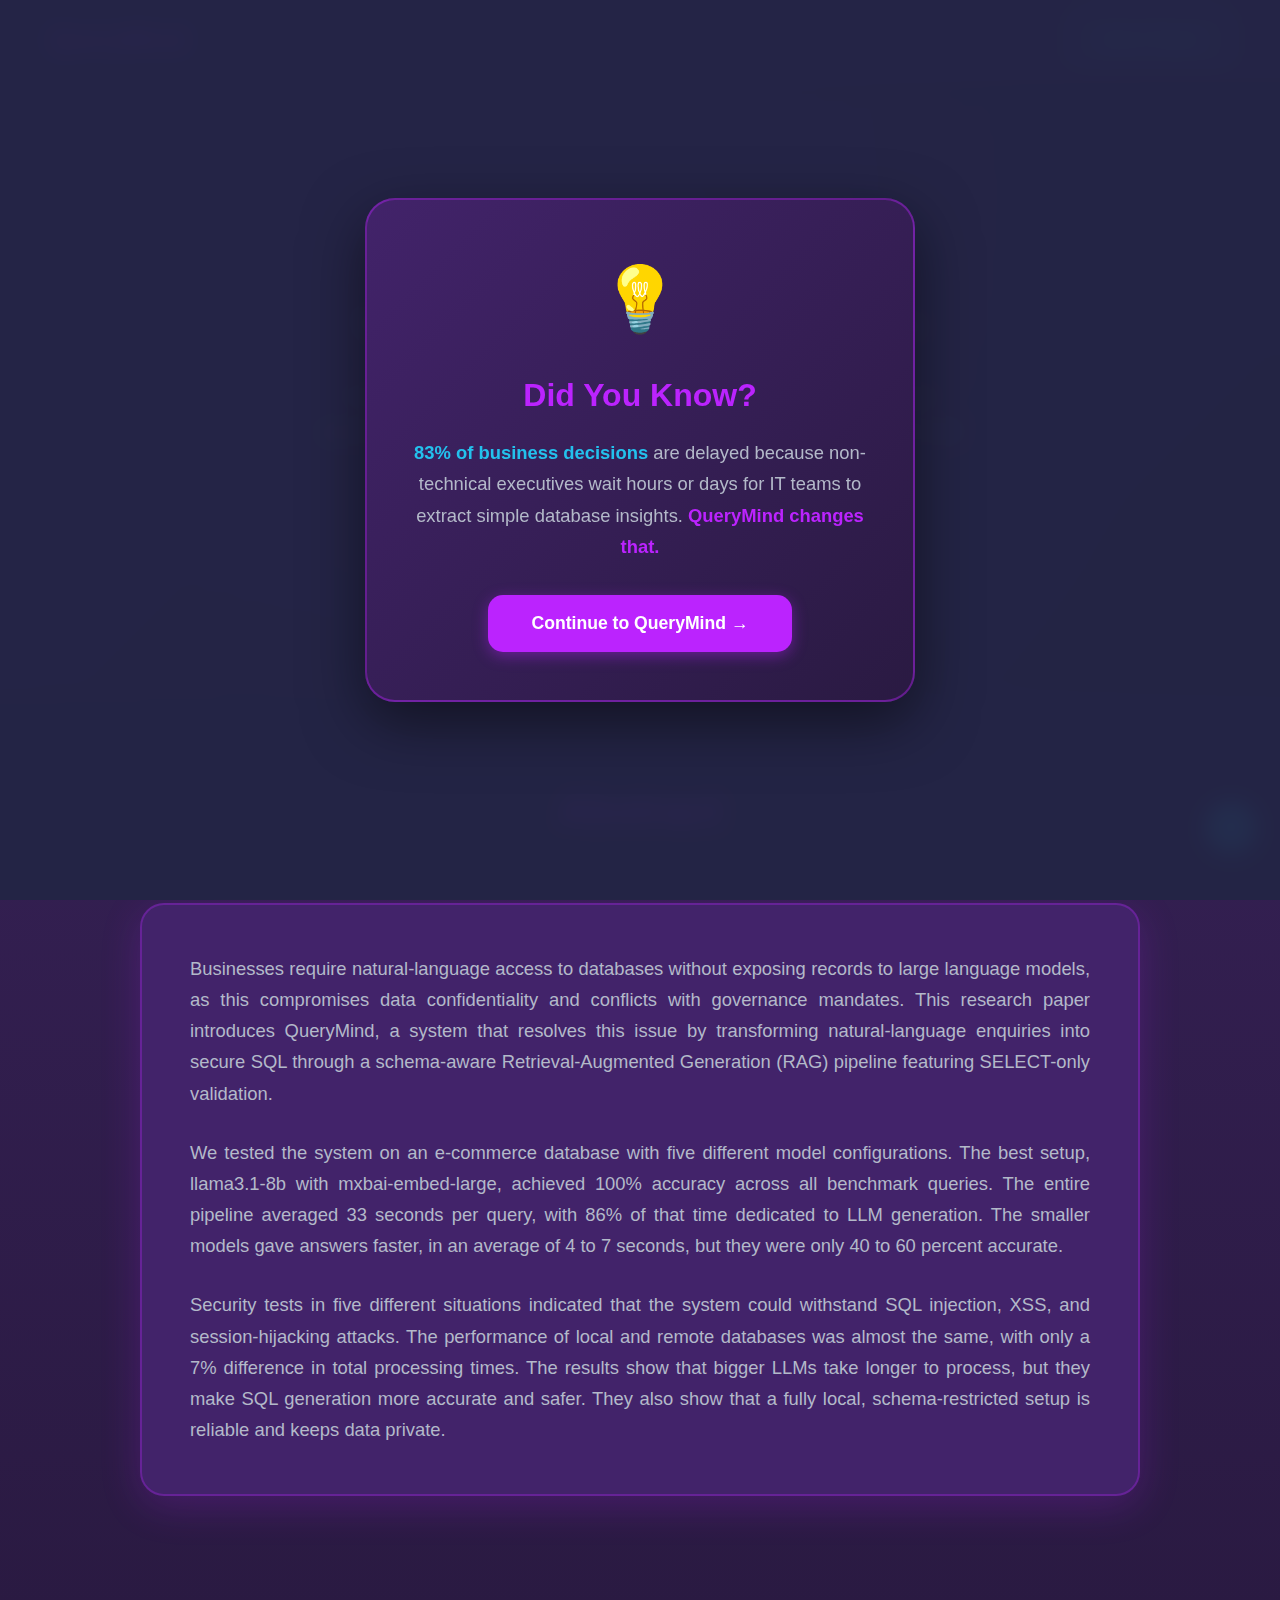
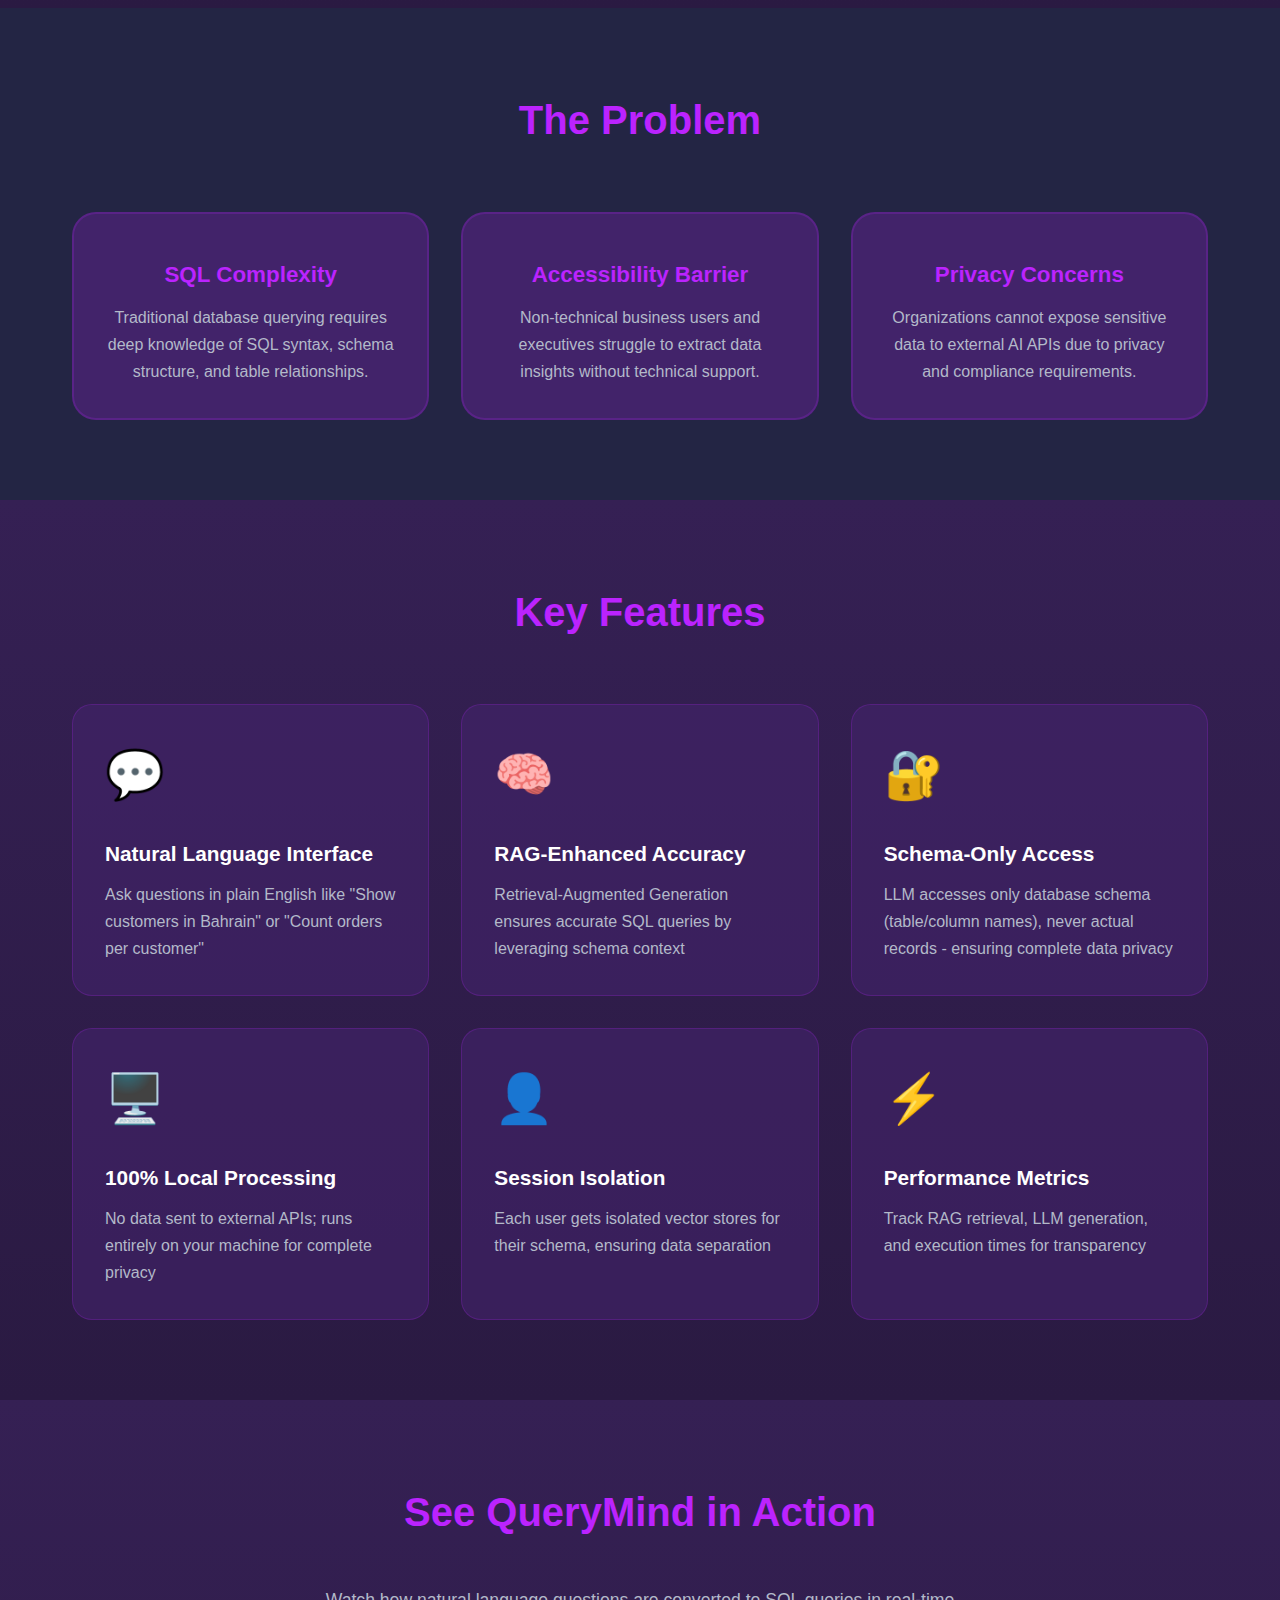
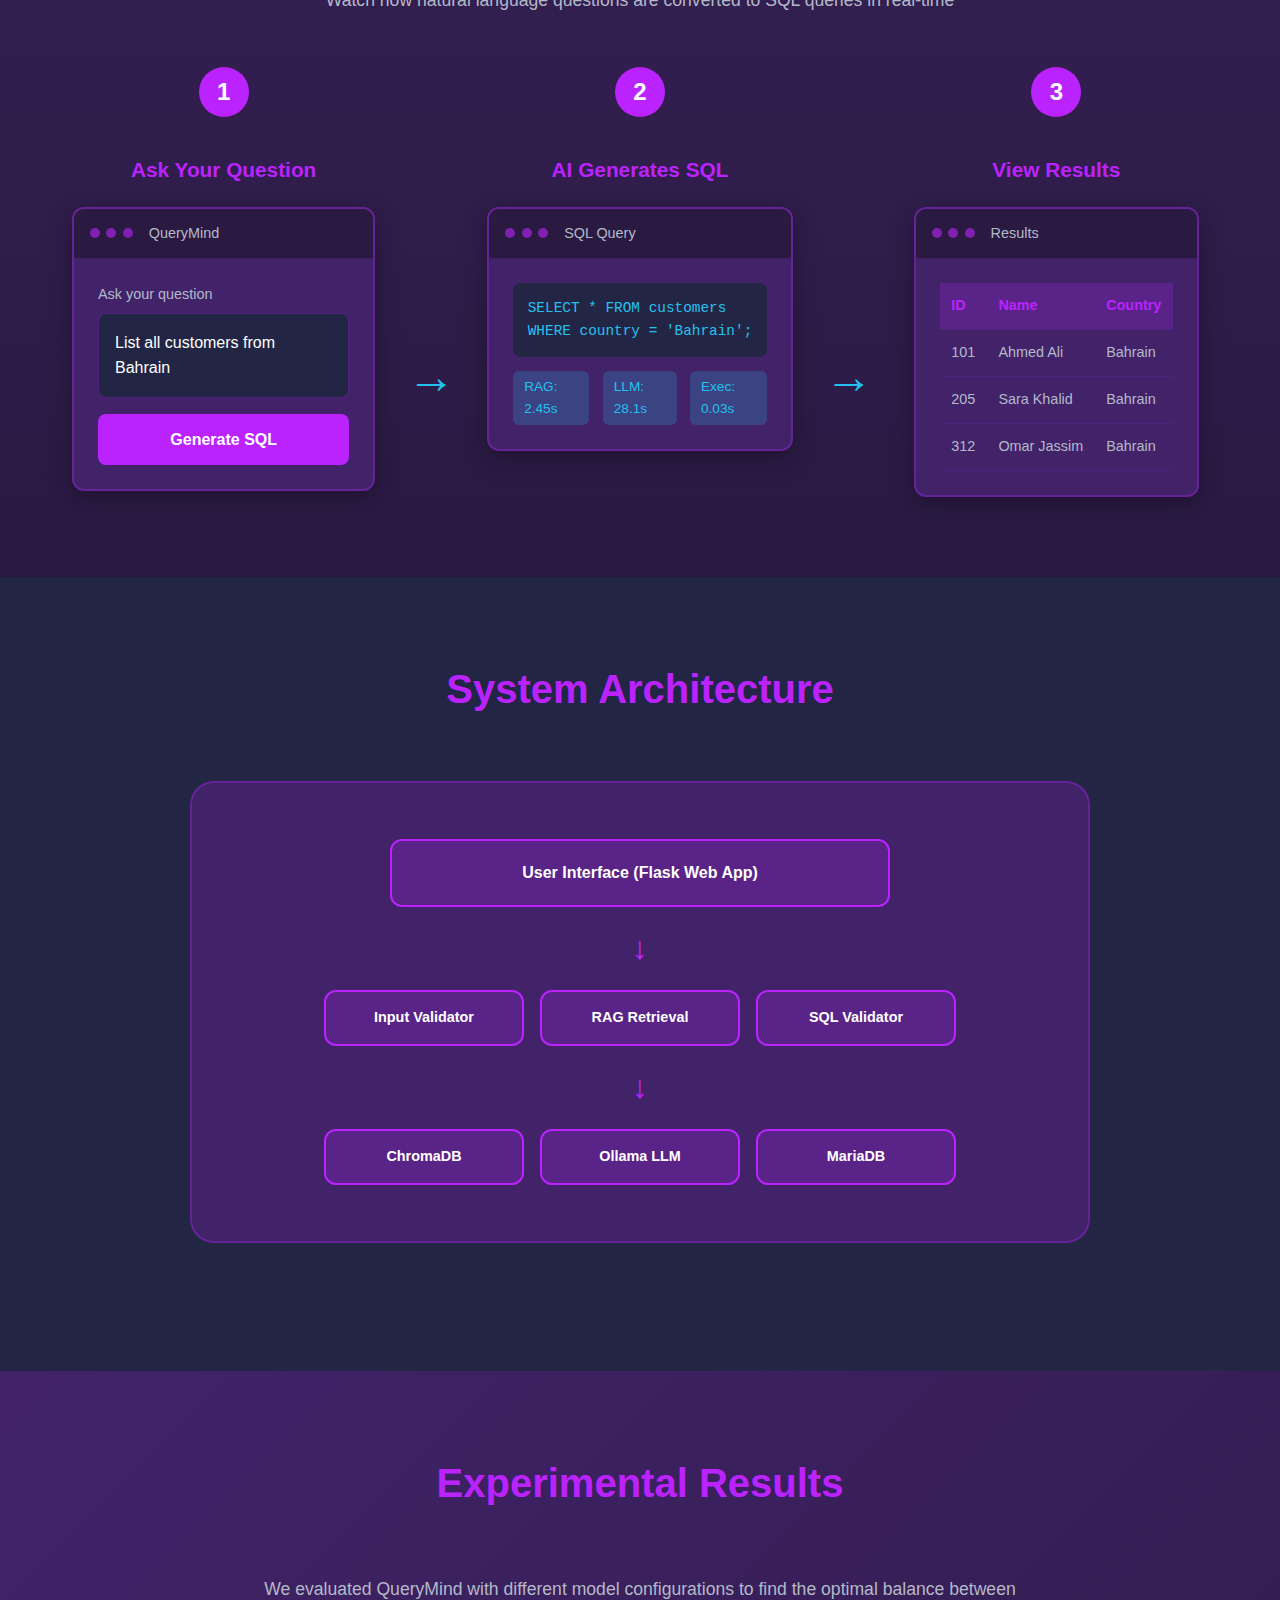
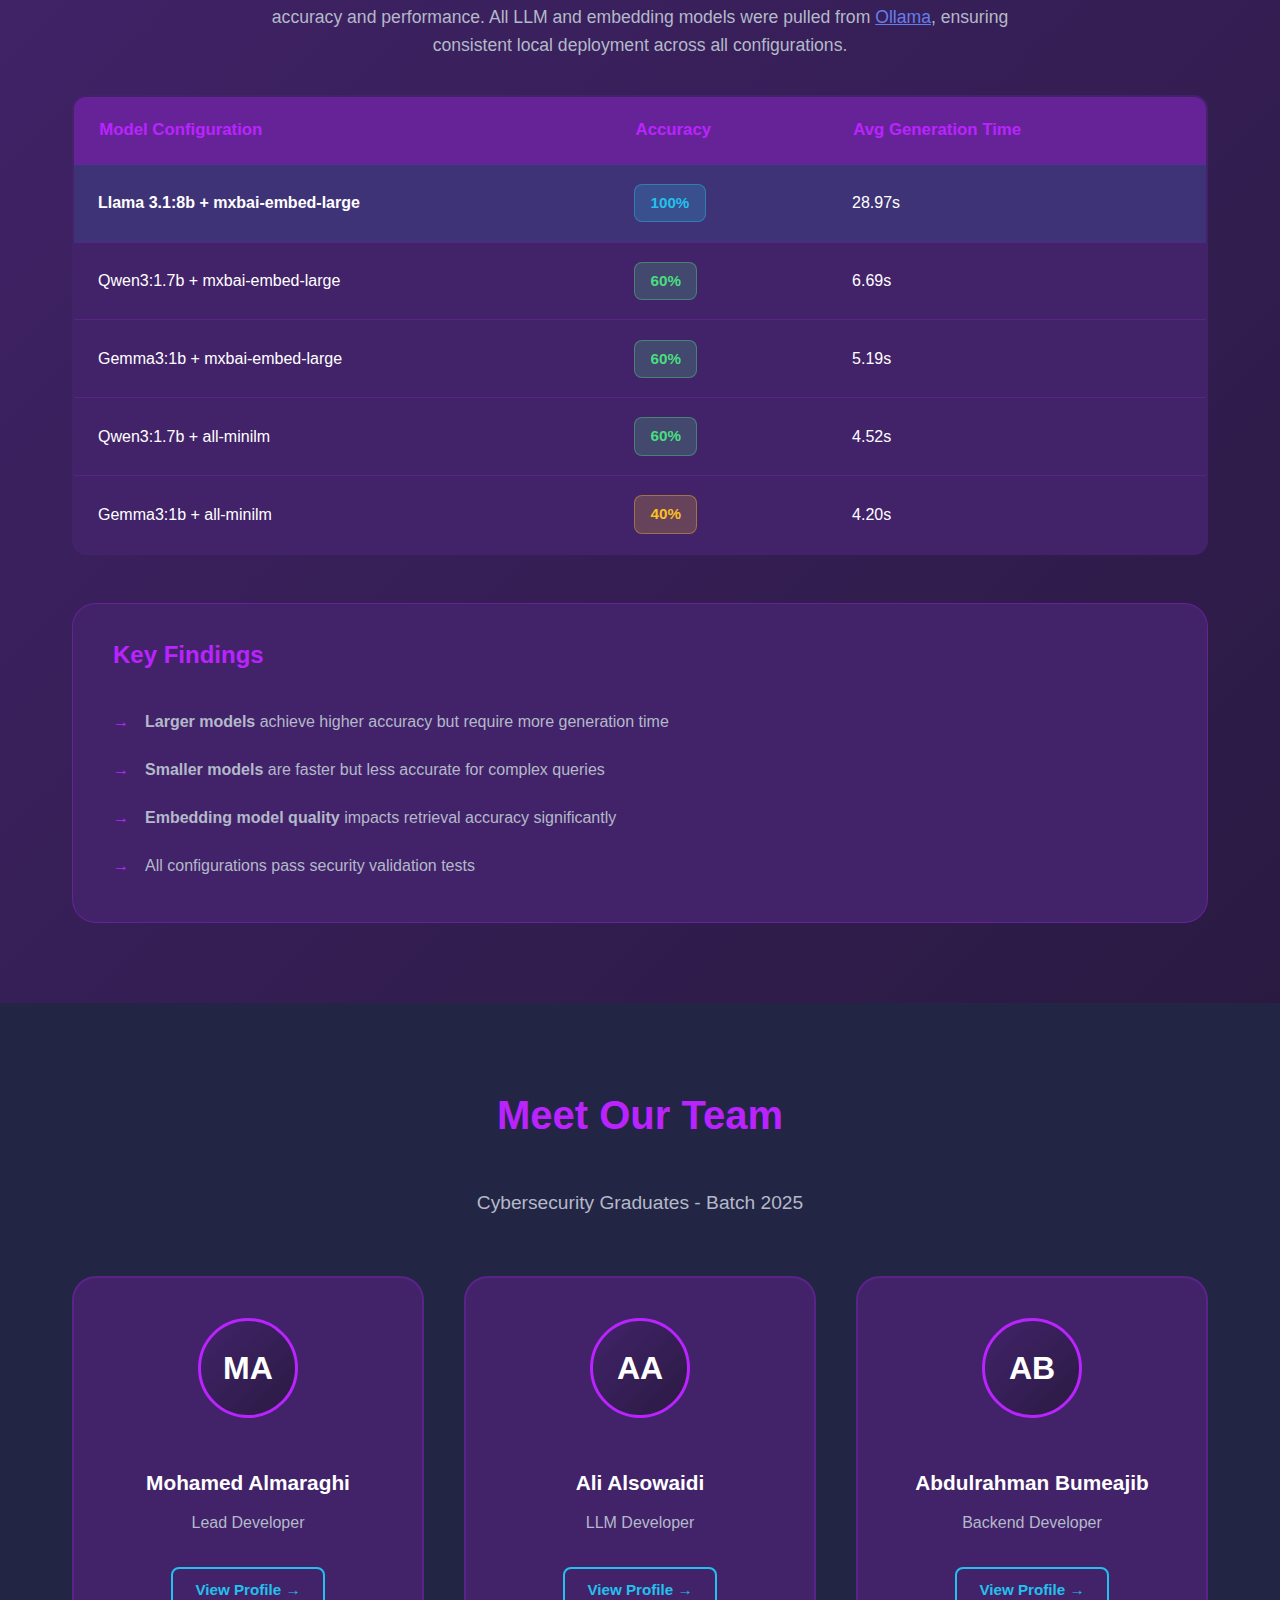
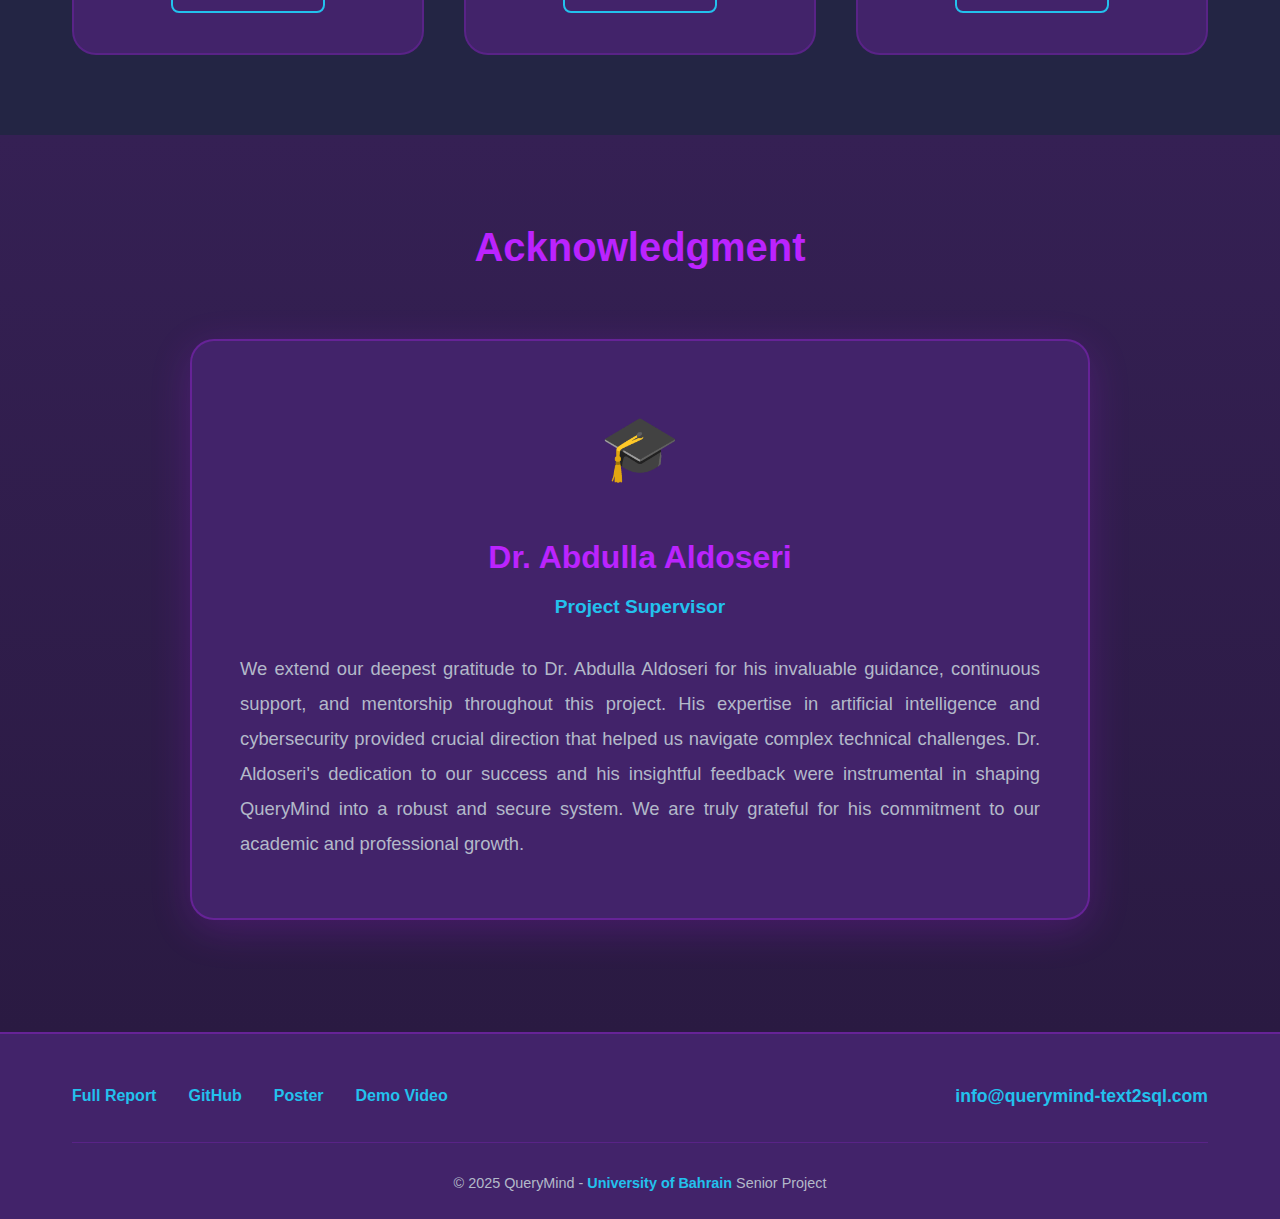
<file: index.html>
<!DOCTYPE html>
<html lang="en">
<head>
    <meta charset="UTF-8">
    <meta name="viewport" content="width=device-width, initial-scale=1.0">
    <title>QueryMind - Intelligent Database Querying Through Natural Language</title>
    <meta name="description" content="QueryMind: A secure, on-premise text-to-SQL system that converts natural language questions into SQL queries using RAG and local LLMs.">
    <link rel="stylesheet" href="css/styles.css">
    <link rel="preconnect" href="https://fonts.googleapis.com">
    <link rel="preconnect" href="https://fonts.gstatic.com" crossorigin>
</head>
<body>
    <!-- Welcome Modal -->
    <div id="welcomeModal" class="modal">
        <div class="modal-content">
            <div class="modal-icon">💡</div>
            <h2 class="modal-title">Did You Know?</h2>
            <p class="modal-text">
                <strong>83% of business decisions</strong> are delayed because non-technical executives 
                wait hours or days for IT teams to extract simple database insights. 
                <span class="modal-highlight">QueryMind changes that.</span>
            </p>
            <button class="modal-btn" onclick="closeModal()">Continue to QueryMind →</button>
        </div>
    </div>

    <!-- Navigation Bar -->
    <nav class="navbar">
        <a href="index.html" class="nav-box-link">
            <div class="nav-box">
                <h1 class="nav-title">QueryMind</h1>
            </div>
        </a>
        <div class="navbar-right">
            <a href="mailto:info@querymind-text2sql.com" class="nav-link">Get in Touch</a>
        </div>
    </nav>

    <!-- Hero Section -->
    <section class="hero">
        <div class="hero-content">
            <h2 class="hero-title">QueryMind</h2>
            <p class="hero-subtitle">Transform Natural Language into SQL Queries</p>
            <p class="hero-description">
                A secure, on-premise text-to-SQL system that converts natural language questions 
                into SQL queries using RAG (Retrieval-Augmented Generation) and local LLMs.
            </p>
            <div class="hero-buttons">
                <a href="resources" class="btn-primary">View Resources</a>
                <a href="#features" class="btn-secondary">Learn More</a>
            </div>
        </div>
    </section>

    <!-- Abstract Section -->
    <section class="section abstract-section">
        <div class="container">
            <h2 class="section-title">Abstract</h2>
            <div class="abstract-content">
                <p>
                    Businesses require natural-language access to databases without exposing records to large language models, 
                    as this compromises data confidentiality and conflicts with governance mandates. This research paper introduces 
                    QueryMind, a system that resolves this issue by transforming natural-language enquiries into 
                    secure SQL through a schema-aware Retrieval-Augmented Generation (RAG) pipeline featuring SELECT-only validation.
                </p>
                <p>
                    We tested the system on an e-commerce database with five different model configurations. The best setup, 
                    llama3.1-8b with mxbai-embed-large, achieved 100% accuracy 
                    across all benchmark queries. The entire pipeline averaged 33 seconds per query, with 86% of that time dedicated 
                    to LLM generation. The smaller models gave answers faster, in an average of 4 to 7 seconds, but they were only 
                    40 to 60 percent accurate.
                </p>
                <p>
                    Security tests in five different situations indicated that the system could withstand SQL injection, 
                    XSS, and session-hijacking attacks. The performance of local and remote databases 
                    was almost the same, with only a 7% difference in total processing times. The results show that bigger LLMs take 
                    longer to process, but they make SQL generation more accurate and safer. They also show that a fully local, 
                    schema-restricted setup is reliable and keeps data private.
                </p>
            </div>
        </div>
    </section>

    <!-- Problem Statement -->
    <section class="section problem-section">
        <div class="container">
            <h2 class="section-title">The Problem</h2>
            <div class="problem-grid">
                <div class="problem-card">
                    <h3>SQL Complexity</h3>
                    <p>Traditional database querying requires deep knowledge of SQL syntax, schema structure, and table relationships.</p>
                </div>
                <div class="problem-card">
                    <h3>Accessibility Barrier</h3>
                    <p>Non-technical business users and executives struggle to extract data insights without technical support.</p>
                </div>
                <div class="problem-card">
                    <h3>Privacy Concerns</h3>
                    <p>Organizations cannot expose sensitive data to external AI APIs due to privacy and compliance requirements.</p>
                </div>
            </div>
        </div>
    </section>

    <!-- Features Section -->
    <section class="section features-section" id="features">
        <div class="container">
            <h2 class="section-title">Key Features</h2>
            <div class="features-grid">
                <div class="feature-card">
                    <div class="feature-icon">💬</div>
                    <h3>Natural Language Interface</h3>
                    <p>Ask questions in plain English like "Show customers in Bahrain" or "Count orders per customer"</p>
                </div>
                <div class="feature-card">
                    <div class="feature-icon">🧠</div>
                    <h3>RAG-Enhanced Accuracy</h3>
                    <p>Retrieval-Augmented Generation ensures accurate SQL queries by leveraging schema context</p>
                </div>
                <div class="feature-card">
                    <div class="feature-icon">🔐</div>
                    <h3>Schema-Only Access</h3>
                    <p>LLM accesses only database schema (table/column names), never actual records - ensuring complete data privacy</p>
                </div>
                <div class="feature-card">
                    <div class="feature-icon">🖥️</div>
                    <h3>100% Local Processing</h3>
                    <p>No data sent to external APIs; runs entirely on your machine for complete privacy</p>
                </div>
                <div class="feature-card">
                    <div class="feature-icon">👤</div>
                    <h3>Session Isolation</h3>
                    <p>Each user gets isolated vector stores for their schema, ensuring data separation</p>
                </div>
                <div class="feature-card">
                    <div class="feature-icon">⚡</div>
                    <h3>Performance Metrics</h3>
                    <p>Track RAG retrieval, LLM generation, and execution times for transparency</p>
                </div>
            </div>
        </div>
    </section>

    <!-- Live Demo Section -->
    <section class="section demo-section">
        <div class="container">
            <h2 class="section-title">See QueryMind in Action</h2>
            <p class="section-subtitle">Watch how natural language questions are converted to SQL queries in real-time</p>
            
            <div class="demo-container">
                <div class="demo-step">
                    <div class="step-number">1</div>
                    <div class="step-content">
                        <h3>Ask Your Question</h3>
                        <div class="demo-mockup">
                            <div class="mockup-header">
                                <div class="mockup-dots">
                                    <span></span><span></span><span></span>
                                </div>
                                <span>QueryMind</span>
                            </div>
                            <div class="mockup-body">
                                <div class="mockup-label">Ask your question</div>
                                <div class="mockup-input">List all customers from Bahrain</div>
                                <div class="mockup-button">Generate SQL</div>
                            </div>
                        </div>
                    </div>
                </div>

                <div class="demo-arrow">→</div>

                <div class="demo-step">
                    <div class="step-number">2</div>
                    <div class="step-content">
                        <h3>AI Generates SQL</h3>
                        <div class="demo-mockup">
                            <div class="mockup-header">
                                <div class="mockup-dots">
                                    <span></span><span></span><span></span>
                                </div>
                                <span>SQL Query</span>
                            </div>
                            <div class="mockup-body mockup-code">
                                <pre>SELECT * FROM customers 
WHERE country = 'Bahrain';</pre>
                                <div class="mockup-timing">
                                    <span>RAG: 2.45s</span>
                                    <span>LLM: 28.1s</span>
                                    <span>Exec: 0.03s</span>
                                </div>
                            </div>
                        </div>
                    </div>
                </div>

                <div class="demo-arrow">→</div>

                <div class="demo-step">
                    <div class="step-number">3</div>
                    <div class="step-content">
                        <h3>View Results</h3>
                        <div class="demo-mockup">
                            <div class="mockup-header">
                                <div class="mockup-dots">
                                    <span></span><span></span><span></span>
                                </div>
                                <span>Results</span>
                            </div>
                            <div class="mockup-body">
                                <table class="mockup-table">
                                    <thead>
                                        <tr>
                                            <th>ID</th>
                                            <th>Name</th>
                                            <th>Country</th>
                                        </tr>
                                    </thead>
                                    <tbody>
                                        <tr>
                                            <td>101</td>
                                            <td>Ahmed Ali</td>
                                            <td>Bahrain</td>
                                        </tr>
                                        <tr>
                                            <td>205</td>
                                            <td>Sara Khalid</td>
                                            <td>Bahrain</td>
                                        </tr>
                                        <tr>
                                            <td>312</td>
                                            <td>Omar Jassim</td>
                                            <td>Bahrain</td>
                                        </tr>
                                    </tbody>
                                </table>
                            </div>
                        </div>
                    </div>
                </div>
            </div>
        </div>
    </section>

    <!-- Architecture Section -->
    <section class="section architecture-section">
        <div class="container">
            <h2 class="section-title">System Architecture</h2>
            <div class="architecture-content">
                <div class="architecture-diagram">
                    <div class="arch-layer">
                        <div class="arch-box">User Interface (Flask Web App)</div>
                    </div>
                    <div class="arch-arrow">↓</div>
                    <div class="arch-layer">
                        <div class="arch-box small">Input Validator</div>
                        <div class="arch-box small">RAG Retrieval</div>
                        <div class="arch-box small">SQL Validator</div>
                    </div>
                    <div class="arch-arrow">↓</div>
                    <div class="arch-layer">
                        <div class="arch-box small">ChromaDB</div>
                        <div class="arch-box small">Ollama LLM</div>
                        <div class="arch-box small">MariaDB</div>
                    </div>
                </div>
            </div>
        </div>
    </section>

    <!-- Results Section -->
    <section class="section results-section">
        <div class="container">
            <h2 class="section-title">Experimental Results</h2>
            <div class="results-intro">
                <p>We evaluated QueryMind with different model configurations to find the optimal balance between accuracy and performance. All LLM and embedding models were pulled from <a href="https://ollama.com/search" target="_blank" style="color: #667eea; text-decoration: underline;">Ollama</a>, ensuring consistent local deployment across all configurations.</p>
            </div>
            <div class="results-table-wrapper">
                <table class="results-table">
                    <thead>
                        <tr>
                            <th>Model Configuration</th>
                            <th>Accuracy</th>
                            <th>Avg Generation Time</th>
                        </tr>
                    </thead>
                    <tbody>
                        <tr class="highlight-row">
                            <td><strong>Llama 3.1:8b + mxbai-embed-large</strong></td>
                            <td><span class="accuracy-badge best">100%</span></td>
                            <td>28.97s</td>
                        </tr>
                        <tr>
                            <td>Qwen3:1.7b + mxbai-embed-large</td>
                            <td><span class="accuracy-badge good">60%</span></td>
                            <td>6.69s</td>
                        </tr>
                        <tr>
                            <td>Gemma3:1b + mxbai-embed-large</td>
                            <td><span class="accuracy-badge good">60%</span></td>
                            <td>5.19s</td>
                        </tr>
                        <tr>
                            <td>Qwen3:1.7b + all-minilm</td>
                            <td><span class="accuracy-badge good">60%</span></td>
                            <td>4.52s</td>
                        </tr>
                        <tr>
                            <td>Gemma3:1b + all-minilm</td>
                            <td><span class="accuracy-badge moderate">40%</span></td>
                            <td>4.20s</td>
                        </tr>
                    </tbody>
                </table>
            </div>
            <div class="results-findings">
                <h3>Key Findings</h3>
                <ul>
                    <li><strong>Larger models</strong> achieve higher accuracy but require more generation time</li>
                    <li><strong>Smaller models</strong> are faster but less accurate for complex queries</li>
                    <li><strong>Embedding model quality</strong> impacts retrieval accuracy significantly</li>
                    <li>All configurations pass security validation tests</li>
                </ul>
            </div>
        </div>
    </section>

    <!-- Team Section -->
    <section class="section team-section">
        <div class="container">
            <h2 class="section-title">Meet Our Team</h2>
            <p class="team-subtitle">Cybersecurity Graduates - Batch 2025</p>
            <div class="team-grid">
                <div class="team-card">
                    <a href="https://malmaraghi.carrd.co" target="_blank" class="team-link">
                        <div class="team-avatar">MA</div>
                        <h3>Mohamed Almaraghi</h3>
                        <p class="team-role">Lead Developer</p>
                        <span class="team-cta">View Profile →</span>
                    </a>
                </div>
                <div class="team-card">
                    <a href="https://alsowaidi.carrd.co" target="_blank" class="team-link">
                        <div class="team-avatar">AA</div>
                        <h3>Ali Alsowaidi</h3>
                        <p class="team-role">LLM Developer</p>
                        <span class="team-cta">View Profile →</span>
                    </a>
                </div>
                <div class="team-card">
                    <a href="https://bumeajib.carrd.co" target="_blank" class="team-link">
                        <div class="team-avatar">AB</div>
                        <h3>Abdulrahman Bumeajib</h3>
                        <p class="team-role">Backend Developer</p>
                        <span class="team-cta">View Profile →</span>
                    </a>
                </div>
            </div>
        </div>
    </section>

    <!-- Acknowledgment Section -->
    <section class="section acknowledgment-section">
        <div class="container">
            <h2 class="section-title">Acknowledgment</h2>
            <div class="acknowledgment-content">
                <div class="acknowledgment-card">
                    <div class="acknowledgment-icon">🎓</div>
                    <h3>Dr. Abdulla Aldoseri</h3>
                    <p class="acknowledgment-title">Project Supervisor</p>
                    <p class="acknowledgment-text">
                        We extend our deepest gratitude to Dr. Abdulla Aldoseri for his invaluable guidance, 
                        continuous support, and mentorship throughout this project. His expertise in artificial 
                        intelligence and cybersecurity provided crucial direction that helped us navigate complex 
                        technical challenges. Dr. Aldoseri's dedication to our success and his insightful feedback 
                        were instrumental in shaping QueryMind into a robust and secure system. We are truly 
                        grateful for his commitment to our academic and professional growth.
                    </p>
                </div>
            </div>
        </div>
    </section>

    <!-- Floating Up Button for Mobile -->
    <a href="#" class="up-button up-button-mobile scroll-to-top">
        <span class="up-arrow">↑</span>
    </a>

    <!-- Footer -->
    <footer class="footer">
        <div class="container">
            <div class="footer-content-simple">
                <div class="footer-links-row">
                    <a href="resources#report">Full Report</a>
                    <a href="resources#github">GitHub</a>
                    <a href="resources#poster">Poster</a>
                    <a href="resources#demo">Demo Video</a>
                </div>
                <div class="footer-contact">
                    <a href="mailto:info@querymind-text2sql.com">info@querymind-text2sql.com</a>
                </div>
            </div>
            <div class="footer-bottom">
                <p>&copy; 2025 QueryMind - <a href="https://www.uob.edu.bh/" target="_blank" class="uob-link">University of Bahrain</a> Senior Project</p>
            </div>
        </div>
    </footer>

    <script>
        // Welcome modal functionality
        const modal = document.getElementById('welcomeModal');
        const hasVisited = localStorage.getItem('querymindVisited');

        if (!hasVisited) {
            modal.style.display = 'flex';
        }

        function closeModal() {
            modal.style.display = 'none';
            localStorage.setItem('querymindVisited', 'true');
        }

        // Close modal if user clicks outside
        window.onclick = function(event) {
            if (event.target === modal) {
                closeModal();
            }
        }

        // Smooth scroll to top
        document.querySelector('.scroll-to-top')?.addEventListener('click', function(e) {
            e.preventDefault();
            window.scrollTo({ top: 0, behavior: 'smooth' });
        });
    </script>
</body>
</html>
</file>
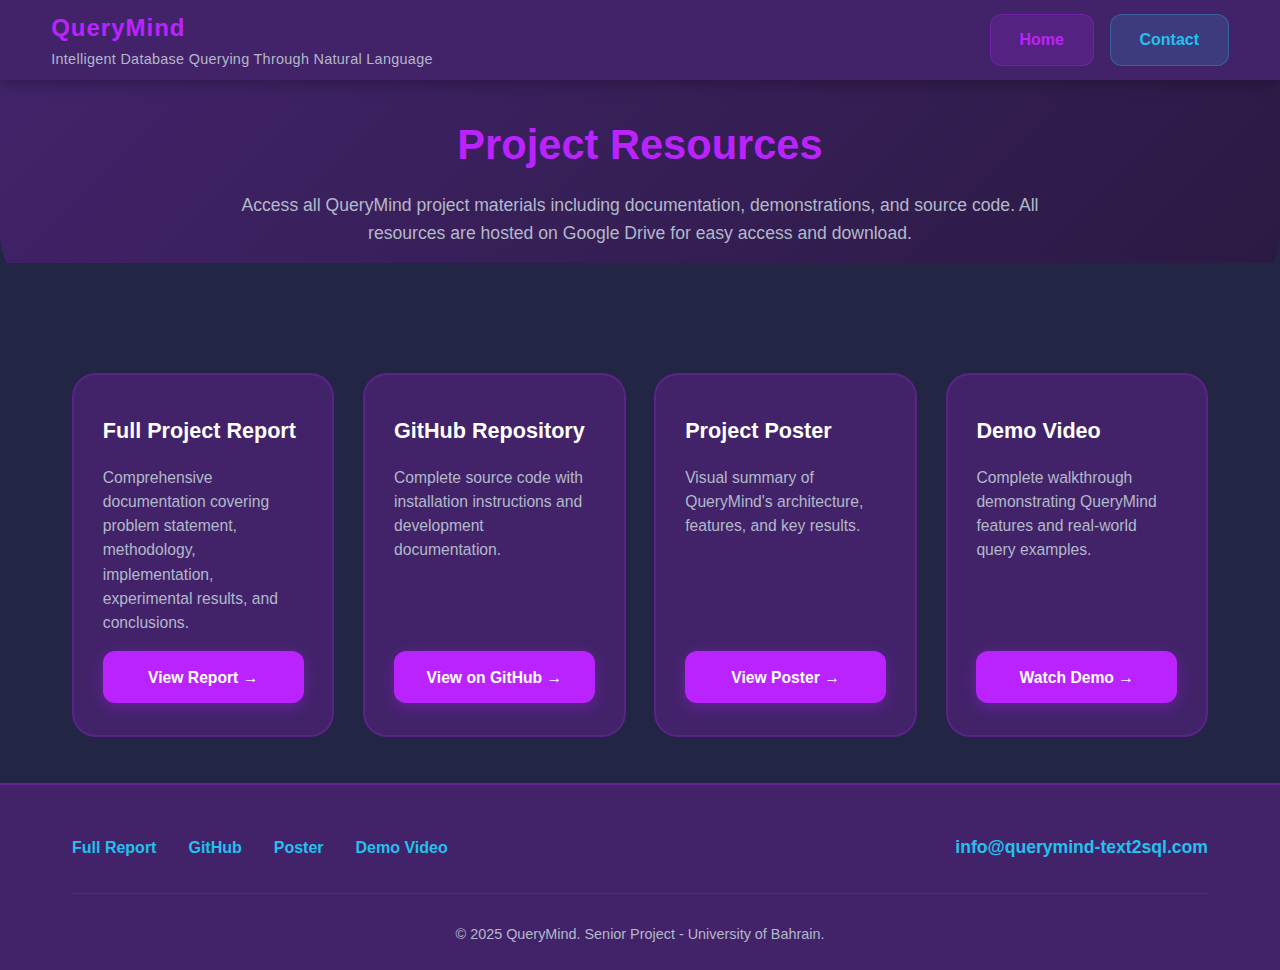
<file: resources.html>
<!DOCTYPE html>
<html lang="en">
<head>
    <meta charset="UTF-8">
    <meta name="viewport" content="width=device-width, initial-scale=1.0">
    <title>Resources - QueryMind</title>
    <meta name="description" content="Access QueryMind project resources including full report, poster, demo video, abstract, and source code.">
    <link rel="stylesheet" href="css/styles.css">
</head>
<body>
    <!-- Navigation Bar -->
    <nav class="navbar">
        <a href="index.html" class="nav-box-link">
            <div class="nav-box">
                <h1 class="nav-title">QueryMind</h1>
                <p class="subtitle">Intelligent Database Querying Through Natural Language</p>
            </div>
        </a>
        <div class="navbar-right">
            <a href="index.html" class="nav-link">Home</a>
            <a href="mailto:info@querymind-text2sql.com" class="nav-link">Contact</a>
        </div>
    </nav>

    <!-- Resources Header -->
    <section class="resources-hero">
        <div class="container">
            <h1 class="resources-title">Project Resources</h1>
            <p class="resources-description">
                Access all QueryMind project materials including documentation, demonstrations, and source code.
                All resources are hosted on Google Drive for easy access and download.
            </p>
        </div>
    </section>

    <!-- Resources Grid -->
    <section class="section resources-section">
        <div class="container">
            <div class="resources-grid">
                
                <!-- Full Report -->
                <div class="resource-card" id="report">
                    <h3 class="resource-title">Full Project Report</h3>
                    <p class="resource-description">
                        Comprehensive documentation covering problem statement, methodology, implementation, 
                        experimental results, and conclusions.
                    </p>
                    <a href="https://drive.google.com/file/d/1ng_RuWAV661o0JxJE2x5vGtIlHZuM9De/view?usp=drive_link" 
                       target="_blank" 
                       class="resource-btn-link">
                        View Report →
                    </a>
                </div>

                <!-- GitHub Repository -->
                <div class="resource-card" id="github">
                    <h3 class="resource-title">GitHub Repository</h3>
                    <p class="resource-description">
                        Complete source code with installation instructions and development documentation.
                    </p>
                    <a href="https://github.com/malmaraghi/QueryMind" 
                       target="_blank" 
                       class="resource-btn-link">
                        View on GitHub →
                    </a>
                </div>

                <!-- Project Poster -->
                <div class="resource-card" id="poster">
                    <h3 class="resource-title">Project Poster</h3>
                    <p class="resource-description">
                        Visual summary of QueryMind's architecture, features, and key results.
                    </p>
                    <a href="https://drive.google.com/file/d/1Yd0RVe4pQ2egK7pHV-ts-VlZk8Ss2xUr/view?usp=sharing" 
                       target="_blank" 
                       class="resource-btn-link">
                        View Poster →
                    </a>
                </div>

                <!-- Demo Video -->
                <div class="resource-card" id="demo">
                    <h3 class="resource-title">Demo Video</h3>
                    <p class="resource-description">
                        Complete walkthrough demonstrating QueryMind features and real-world query examples.
                    </p>
                    <a href="https://drive.google.com/file/d/1P1yun3DS4n5BoiAbfR6Dis9DOnm5SHRc/view?usp=drive_link" 
                       target="_blank" 
                       class="resource-btn-link">
                        Watch Demo →
                    </a>
                </div>



            </div>
        </div>
    </section>

    <!-- Footer -->
    <footer class="footer">
        <div class="container">
            <div class="footer-content-simple">
                <div class="footer-links-row">
                    <a href="#report">Full Report</a>
                    <a href="#github">GitHub</a>
                    <a href="#poster">Poster</a>
                    <a href="#demo">Demo Video</a>
                </div>
                <div class="footer-contact">
                    <a href="mailto:info@querymind-text2sql.com">info@querymind-text2sql.com</a>
                </div>
            </div>
            <div class="footer-bottom">
                <p>&copy; 2025 QueryMind. Senior Project - University of Bahrain.</p>
            </div>
        </div>
    </footer>
</body>
</html>
</file>
<file: css/styles.css>
/* QueryMind Styles - Updated December 2025 */

/* Welcome Modal */
.modal {
    display: none;
    position: fixed;
    z-index: 9999;
    left: 0;
    top: 0;
    width: 100%;
    height: 100%;
    background-color: rgba(35, 37, 68, 0.95);
    backdrop-filter: blur(10px);
    justify-content: center;
    align-items: center;
    animation: fadeIn 0.3s ease;
}

@keyframes fadeIn {
    from { opacity: 0; }
    to { opacity: 1; }
}

.modal-content {
    background: var(--gradient-purple);
    padding: 3em 2.5em;
    border-radius: 30px;
    max-width: 550px;
    width: 90%;
    text-align: center;
    border: 2px solid rgba(187, 35, 254, 0.4);
    box-shadow: 0 20px 60px rgba(0, 0, 0, 0.5);
    animation: slideUp 0.4s ease;
    position: relative;
}

@keyframes slideUp {
    from {
        transform: translateY(50px);
        opacity: 0;
    }
    to {
        transform: translateY(0);
        opacity: 1;
    }
}

.modal-icon {
    font-size: 4em;
    margin-bottom: 0.3em;
    animation: pulse 2s ease-in-out infinite;
}

@keyframes pulse {
    0%, 100% { transform: scale(1); }
    50% { transform: scale(1.1); }
}

.modal-title {
    font-size: 2em;
    color: var(--accent);
    margin-bottom: 0.5em;
    font-weight: 700;
}

.modal-text {
    font-size: 1.15em;
    color: var(--text-soft);
    line-height: 1.7;
    margin-bottom: 1.8em;
}

.modal-text strong {
    color: var(--secondary-accent);
    font-weight: 700;
}

.modal-highlight {
    color: var(--accent);
    font-weight: 600;
}

.modal-btn {
    background: var(--accent);
    color: #fff;
    border: none;
    padding: 1em 2.5em;
    font-size: 1.1em;
    font-weight: 700;
    border-radius: 15px;
    cursor: pointer;
    transition: all 0.3s ease;
    box-shadow: 0 4px 15px rgba(187, 35, 254, 0.4);
}

.modal-btn:hover {
    background: #d028ff;
    transform: translateY(-3px);
    box-shadow: 0 8px 25px rgba(187, 35, 254, 0.6);
}

.modal-btn:active {
    transform: translateY(-1px);
}

:root {
    --main-bg: #232544;
    --card-bg: #42236a;
    --accent: #bb23fe;
    --secondary-accent: #23c1ed;
    --card-radius: 24px;
    --max-card-width: 1200px;
    --primary-font: 'Segoe UI', Arial, Helvetica, sans-serif;
    --nav-height: 80px;
    --text-main: #fff;
    --text-soft: #b3b9c9;
    --gap-between: 52px;
    --footer-color: #b5b7c9;
    --table-bg: #282355;
    --row-hover: #3a3463;
    --table-radius: 14px;
    --gradient-purple: linear-gradient(135deg, #42236a 0%, #2a1a42 100%);
    --gradient-dark: linear-gradient(180deg, #352054 0%, #2a1a42 100%);
}

* {
    margin: 0;
    padding: 0;
    box-sizing: border-box;
    -webkit-tap-highlight-color: rgba(187, 35, 254, 0.3);
    -webkit-touch-callout: none;
}

html, body {
    margin: 0;
    padding: 0;
    width: 100%;
    min-height: 100vh;
    overflow-x: hidden;
    -webkit-text-size-adjust: 100%;
}

body {
    background: var(--main-bg);
    font-family: var(--primary-font);
    color: var(--text-main);
    line-height: 1.6;
    -webkit-font-smoothing: antialiased;
    -moz-osx-font-smoothing: grayscale;
}

/* Smooth Scrolling */
html {
    scroll-behavior: smooth;
}

/* Navigation Bar */
.navbar {
    width: 100%;
    height: var(--nav-height);
    background: var(--card-bg);
    display: flex;
    justify-content: space-between;
    align-items: center;
    padding: 0 4vw;
    box-sizing: border-box;
    position: sticky;
    top: 0;
    z-index: 100;
    box-shadow: 0 2px 15px rgba(0, 0, 0, 0.3);
}

.nav-box-link {
    text-decoration: none;
    color: inherit;
    transition: opacity 0.3s ease;
}

.nav-box-link:hover {
    opacity: 0.8;
}

.nav-box {
    display: flex;
    flex-direction: column;
    align-items: flex-start;
    justify-content: center;
    cursor: pointer;
    transition: opacity 0.2s ease;
    padding: 0.5em 0;
}

.nav-box:hover {
    opacity: 0.8;
}

.nav-box:active {
    opacity: 0.6;
}

.nav-title {
    font-size: 1.5em;
    font-weight: 700;
    letter-spacing: 1px;
    color: var(--accent);
    margin: 0;
}

.subtitle {
    font-size: 0.9em;
    font-weight: 400;
    color: var(--text-soft);
    margin: 0;
    letter-spacing: 0.3px;
    white-space: nowrap;
    overflow: hidden;
    text-overflow: ellipsis;
}

.navbar-right {
    display: flex;
    align-items: center;
    gap: 1em;
}

.nav-link {
    padding: 0.75em 1.8em;
    background: rgba(187, 35, 254, 0.15);
    border: 1px solid rgba(187, 35, 254, 0.3);
    border-radius: 12px;
    color: var(--accent);
    text-decoration: none;
    font-weight: 600;
    font-size: 1em;
    transition: all 0.3s ease;
    min-height: 44px;
    display: inline-flex;
    align-items: center;
    justify-content: center;
}

.nav-link:hover {
    background: rgba(187, 35, 254, 0.3);
    border-color: var(--accent);
    transform: translateY(-2px);
    box-shadow: 0 4px 12px rgba(187, 35, 254, 0.4);
}

.nav-link:last-child {
    background: rgba(35, 193, 237, 0.15);
    border: 1px solid rgba(35, 193, 237, 0.3);
    color: var(--secondary-accent);
}

.nav-link:last-child:hover {
    background: rgba(35, 193, 237, 0.3);
    border-color: var(--secondary-accent);
    box-shadow: 0 4px 12px rgba(35, 193, 237, 0.4);
}

.nav-link:active {
    transform: scale(0.97);
}

.nav-link:last-child:active {
    transform: scale(0.97);
}

.resource-btn, .contact-btn {
    padding: 0.6em 1.5em;
    background: rgba(187, 35, 254, 0.15);
    border: 1px solid rgba(187, 35, 254, 0.3);
    border-radius: 10px;
    color: var(--accent);
    text-decoration: none;
    font-weight: 600;
    font-size: 0.95em;
    transition: all 0.3s ease;
}

.resource-btn:hover, .contact-btn:hover {
    background: rgba(187, 35, 254, 0.3);
    border-color: var(--accent);
    transform: translateY(-2px);
    box-shadow: 0 4px 12px rgba(187, 35, 254, 0.4);
}

.contact-btn {
    background: rgba(35, 193, 237, 0.15);
    border: 1px solid rgba(35, 193, 237, 0.3);
    color: var(--secondary-accent);
}

.contact-btn:hover {
    background: rgba(35, 193, 237, 0.3);
    border-color: var(--secondary-accent);
    box-shadow: 0 4px 12px rgba(35, 193, 237, 0.4);
}

/* Container */
.container {
    max-width: var(--max-card-width);
    margin: 0 auto;
    padding: 0 2em;
}

/* Hero Section */
.hero {
    background: var(--gradient-purple);
    padding: 6em 2em;
    text-align: center;
    position: relative;
    overflow: hidden;
}

.hero::before {
    content: '';
    position: absolute;
    top: 0;
    left: 0;
    right: 0;
    bottom: 0;
    background: radial-gradient(circle at 50% 50%, rgba(187, 35, 254, 0.1), transparent 70%);
    pointer-events: none;
}

.hero-content {
    position: relative;
    z-index: 2;
    max-width: 900px;
    margin: 0 auto;
}

.hero-badge {
    display: inline-block;
    background: rgba(35, 193, 237, 0.2);
    color: var(--secondary-accent);
    padding: 0.6em 1.8em;
    border-radius: 30px;
    font-size: 0.85em;
    font-weight: 600;
    margin-bottom: 2em;
    border: 1px solid rgba(35, 193, 237, 0.4);
    max-width: 85%;
    line-height: 1.6;
}

.hero-title {
    font-size: 3.5em;
    font-weight: 800;
    color: var(--accent);
    margin: 0.4em 0 0.3em 0;
    letter-spacing: 2px;
    text-shadow: 0 2px 20px rgba(187, 35, 254, 0.5);
}

.hero-subtitle {
    font-size: 1.6em;
    color: #fff;
    margin: 0.6em 0 1em 0;
    font-weight: 600;
}

.hero-description {
    font-size: 1.15em;
    color: var(--text-soft);
    line-height: 1.9;
    margin: 1.8em auto 2em auto;
    max-width: 650px;
}

.hero-buttons {
    display: flex;
    gap: 1.8em;
    justify-content: center;
    margin-top: 3em;
}

.btn-primary, .btn-secondary {
    padding: 1.1em 2.8em;
    border-radius: 14px;
    font-size: 1.1em;
    font-weight: 600;
    text-decoration: none;
    transition: all 0.3s ease;
    display: inline-flex;
    align-items: center;
    justify-content: center;
    min-height: 48px;
}

.btn-primary {
    background: var(--accent);
    color: #fff;
    box-shadow: 0 4px 15px rgba(187, 35, 254, 0.4);
}

.btn-primary:hover {
    background: #9b1fd6;
    transform: translateY(-3px);
    box-shadow: 0 6px 20px rgba(187, 35, 254, 0.6);
}

.btn-primary:active {
    transform: translateY(-1px);
    box-shadow: 0 3px 12px rgba(187, 35, 254, 0.5);
}

.btn-secondary {
    background: transparent;
    color: #fff;
    border: 2px solid #fff;
}

.btn-secondary:hover {
    background: rgba(255, 255, 255, 0.1);
    transform: translateY(-3px);
}

.btn-secondary:active {
    transform: translateY(-1px);
    background: rgba(255, 255, 255, 0.15);
}

/* Section Styles */
.section {
    padding: 5em 2em;
}

.section-title {
    font-size: 2.5em;
    text-align: center;
    color: var(--accent);
    margin-bottom: 1.5em;
    font-weight: 700;
}

/* Problem Section */
.problem-section {
    background: var(--main-bg);
}

.problem-grid {
    display: grid;
    grid-template-columns: repeat(auto-fit, minmax(300px, 1fr));
    gap: 2em;
    margin-top: 3em;
}

.problem-card {
    background: var(--card-bg);
    padding: 2em;
    border-radius: var(--card-radius);
    text-align: center;
    border: 2px solid rgba(187, 35, 254, 0.2);
    transition: all 0.3s ease;
}

.problem-card:hover {
    transform: translateY(-10px);
    border-color: var(--accent);
    box-shadow: 0 10px 30px rgba(187, 35, 254, 0.3);
}

.problem-icon {
    font-size: 3.5em;
    margin-bottom: 0.5em;
}

.problem-card h3 {
    color: var(--accent);
    font-size: 1.4em;
    margin: 0.5em 0;
}

.problem-card p {
    color: var(--text-soft);
    line-height: 1.7;
}

/* Features Section */
.features-section {
    background: var(--gradient-dark);
}

.features-grid {
    display: grid;
    grid-template-columns: repeat(auto-fit, minmax(320px, 1fr));
    gap: 2em;
    margin-top: 3em;
}

.feature-card {
    background: rgba(66, 35, 106, 0.6);
    padding: 2em;
    border-radius: 20px;
    border: 1px solid rgba(187, 35, 254, 0.2);
    transition: all 0.3s ease;
}

.feature-card:hover {
    transform: translateY(-8px);
    border-color: var(--accent);
    background: rgba(66, 35, 106, 0.8);
    box-shadow: 0 8px 25px rgba(187, 35, 254, 0.3);
}

.feature-icon {
    font-size: 3em;
    margin-bottom: 0.5em;
    display: block;
}

.feature-card h3 {
    color: #fff;
    font-size: 1.3em;
    margin: 0.5em 0;
}

.feature-card p {
    color: var(--text-soft);
    line-height: 1.7;
}

/* Architecture Section */
.architecture-section {
    background: var(--main-bg);
}

.architecture-content {
    max-width: 900px;
    margin: 3em auto;
}

.tech-stack {
    margin-bottom: 3em;
    text-align: center;
}

.tech-stack h3 {
    color: #fff;
    font-size: 1.5em;
    margin-bottom: 1.5em;
}

.tech-badges {
    display: flex;
    flex-wrap: wrap;
    gap: 1em;
    justify-content: center;
}

.tech-badge {
    background: rgba(35, 193, 237, 0.15);
    color: var(--secondary-accent);
    padding: 0.7em 1.5em;
    border-radius: 10px;
    font-size: 1em;
    font-weight: 600;
    border: 1px solid rgba(35, 193, 237, 0.3);
    transition: all 0.2s ease;
}

.tech-badge:hover {
    background: rgba(35, 193, 237, 0.25);
    transform: scale(1.05);
}

.architecture-diagram {
    background: var(--card-bg);
    padding: 2.5em;
    border-radius: var(--card-radius);
    border: 2px solid rgba(187, 35, 254, 0.3);
}

.arch-layer {
    display: flex;
    gap: 1em;
    justify-content: center;
    margin: 1em 0;
}

.arch-box {
    background: rgba(187, 35, 254, 0.2);
    color: #fff;
    padding: 1.2em 2em;
    border-radius: 12px;
    font-weight: 600;
    border: 2px solid var(--accent);
    flex: 1;
    text-align: center;
    max-width: 500px;
}

.arch-box.small {
    max-width: 200px;
    padding: 1em 1.5em;
    font-size: 0.9em;
}

.arch-arrow {
    text-align: center;
    font-size: 2em;
    color: var(--accent);
    font-weight: bold;
}

/* Abstract Section */
.abstract-section {
    background: var(--gradient-dark);
}

.abstract-content {
    max-width: 1000px;
    margin: 2em auto;
    background: var(--card-bg);
    padding: 3em;
    border-radius: var(--card-radius);
    border: 2px solid rgba(187, 35, 254, 0.3);
    box-shadow: 0 10px 40px rgba(187, 35, 254, 0.2);
}

.abstract-content p {
    color: var(--text-soft);
    font-size: 1.15em;
    line-height: 1.7;
    margin: 1.5em 0;
    text-align: justify;
}

.abstract-content p:first-child {
    margin-top: 0;
}

.abstract-content p:last-child {
    margin-bottom: 0;
}

.abstract-content strong {
    color: #fff;
    font-weight: 700;
}

.abstract-content .highlight-tech {
    background: rgba(35, 193, 237, 0.2);
    color: var(--secondary-accent);
    padding: 0.2em 0.6em;
    border-radius: 6px;
    font-family: 'Courier New', monospace;
    font-weight: 600;
}

/* Results Section */
.results-section {
    background: var(--gradient-purple);
}

.results-intro {
    text-align: center;
    color: var(--text-soft);
    font-size: 1.1em;
    margin: 2em auto;
    max-width: 800px;
}

.results-table-wrapper {
    overflow-x: auto;
    margin: 2em 0;
}

.results-table {
    width: 100%;
    border-collapse: collapse;
    background: var(--card-bg);
    border-radius: var(--table-radius);
    overflow: hidden;
    border: 2px solid var(--accent);
}

.results-table th,
.results-table td {
    padding: 1.2em 1.5em;
    text-align: left;
    border-bottom: 1px solid rgba(187, 35, 254, 0.2);
}

.results-table th {
    background: rgba(187, 35, 254, 0.3);
    color: var(--accent);
    font-weight: 700;
    font-size: 1.05em;
}

.results-table tr:hover {
    background: rgba(187, 35, 254, 0.1);
}

.results-table .highlight-row {
    background: rgba(35, 193, 237, 0.1);
}

.accuracy-badge {
    padding: 0.4em 1em;
    border-radius: 8px;
    font-weight: 700;
    font-size: 0.95em;
    display: inline-block;
}

.accuracy-badge.best {
    background: rgba(35, 193, 237, 0.2);
    color: var(--secondary-accent);
    border: 1px solid rgba(35, 193, 237, 0.4);
}

.accuracy-badge.good {
    background: rgba(74, 222, 128, 0.2);
    color: #4ade80;
    border: 1px solid rgba(74, 222, 128, 0.4);
}

.accuracy-badge.moderate {
    background: rgba(251, 191, 36, 0.2);
    color: #fbbf24;
    border: 1px solid rgba(251, 191, 36, 0.4);
}

.results-findings {
    margin-top: 3em;
    background: var(--card-bg);
    padding: 2em 2.5em;
    border-radius: var(--card-radius);
    border: 1px solid rgba(187, 35, 254, 0.3);
}

.results-findings h3 {
    color: var(--accent);
    font-size: 1.5em;
    margin-bottom: 1em;
}

.results-findings ul {
    list-style: none;
    padding: 0;
}

.results-findings li {
    color: var(--text-soft);
    padding: 0.7em 0;
    padding-left: 2em;
    position: relative;
}

.results-findings li::before {
    content: '→';
    position: absolute;
    left: 0;
    color: var(--accent);
    font-weight: bold;
}

/* Team Section */
.team-section {
    background: var(--main-bg);
}

.team-subtitle {
    text-align: center;
    color: var(--text-soft);
    font-size: 1.2em;
    margin: -1em 0 3em 0;
}

.team-grid {
    display: grid;
    grid-template-columns: repeat(auto-fit, minmax(250px, 1fr));
    gap: 2.5em;
    margin-top: 3em;
}

.team-card {
    background: var(--card-bg);
    padding: 2.5em 2em;
    border-radius: var(--card-radius);
    text-align: center;
    border: 2px solid rgba(187, 35, 254, 0.2);
    transition: all 0.3s ease;
}

.team-link {
    text-decoration: none;
    color: inherit;
    display: block;
}

.team-card:hover {
    transform: translateY(-10px);
    border-color: var(--accent);
    box-shadow: 0 10px 30px rgba(187, 35, 254, 0.3);
}

.team-card:hover .team-avatar {
    transform: scale(1.1);
    box-shadow: 0 8px 20px rgba(187, 35, 254, 0.5);
}

.team-avatar {
    width: 100px;
    height: 100px;
    border-radius: 50%;
    background: var(--gradient-purple);
    display: flex;
    align-items: center;
    justify-content: center;
    margin: 0 auto 1.5em;
    font-size: 2em;
    font-weight: 700;
    color: #fff;
    border: 3px solid var(--accent);
    transition: all 0.3s ease;
}

.team-avatar-img {
    width: 120px;
    height: 120px;
    border-radius: 50%;
    margin: 0 auto 1.5em;
    border: 4px solid var(--accent);
    transition: all 0.3s ease;
    object-fit: cover;
    display: block;
    box-shadow: 0 4px 20px rgba(187, 35, 254, 0.3);
}

.team-link:hover .team-avatar-img {
    transform: scale(1.05);
    border-color: var(--secondary-accent);
    box-shadow: 0 6px 30px rgba(187, 35, 254, 0.5);
}

.team-card h3 {
    color: #fff;
    font-size: 1.3em;
    margin: 0.5em 0;
}

.team-role {
    color: var(--text-soft);
    font-size: 1em;
    margin-bottom: 1em;
}

.team-cta {
    display: inline-block;
    color: var(--secondary-accent);
    font-size: 0.95em;
    font-weight: 600;
    margin-top: 1em;
    padding: 0.6em 1.5em;
    border: 2px solid var(--secondary-accent);
    border-radius: 8px;
    transition: all 0.3s ease;
}

.team-link:hover .team-cta {
    background: var(--secondary-accent);
    color: var(--main-bg);
    transform: scale(1.05);
}

/* Acknowledgment Section */
.acknowledgment-section {
    background: var(--gradient-dark);
}

.acknowledgment-content {
    max-width: 900px;
    margin: 2em auto;
}

.acknowledgment-card {
    background: var(--card-bg);
    padding: 3.5em 3em;
    border-radius: var(--card-radius);
    border: 2px solid rgba(187, 35, 254, 0.3);
    box-shadow: 0 10px 40px rgba(187, 35, 254, 0.2);
    text-align: center;
}

.acknowledgment-icon {
    font-size: 4em;
    margin-bottom: 0.5em;
}

.acknowledgment-card h3 {
    font-size: 2em;
    color: var(--accent);
    margin-bottom: 0.3em;
    font-weight: 700;
}

.acknowledgment-title {
    color: var(--secondary-accent);
    font-size: 1.2em;
    font-weight: 600;
    margin-bottom: 1.5em;
}

.acknowledgment-text {
    color: var(--text-soft);
    font-size: 1.15em;
    line-height: 1.9;
    text-align: justify;
    margin: 0;
}

/* Footer */
.footer {
    background: var(--card-bg);
    padding: 3em 2em 1.5em;
    border-top: 2px solid rgba(187, 35, 254, 0.3);
}

.footer-content-simple {
    display: flex;
    justify-content: space-between;
    align-items: center;
    margin-bottom: 2em;
    flex-wrap: wrap;
    gap: 2em;
}

.footer-links-row {
    display: flex;
    gap: 2em;
    flex-wrap: wrap;
}

.footer-links-row a {
    color: var(--secondary-accent);
    text-decoration: none;
    font-weight: 600;
    transition: all 0.3s ease;
}

.footer-links-row a:hover {
    color: var(--accent);
    transform: translateY(-2px);
}

.footer-contact {
    text-align: right;
}

.footer-contact a {
    color: var(--secondary-accent);
    text-decoration: none;
    font-size: 1.1em;
    font-weight: 700;
    transition: color 0.3s ease;
}

.footer-contact a:hover {
    color: #fff;
}

.footer-content {
    display: grid;
    grid-template-columns: repeat(auto-fit, minmax(250px, 1fr));
    gap: 2em;
    margin-bottom: 2em;
}

.footer-section h3,
.footer-section h4 {
    color: var(--accent);
    margin-bottom: 1em;
}

.footer-section p {
    color: var(--text-soft);
    margin: 0.5em 0;
}

.footer-institution {
    color: var(--secondary-accent) !important;
    font-weight: 600;
}

.footer-links {
    list-style: none;
    padding: 0;
}

.footer-links li {
    margin: 0.7em 0;
}

.footer-links a {
    color: var(--text-soft);
    text-decoration: none;
    transition: all 0.2s ease;
}

.footer-links a:hover {
    color: var(--accent);
    padding-left: 0.5em;
}

.footer-section a {
    color: var(--secondary-accent);
    text-decoration: none;
    transition: all 0.2s ease;
}

.footer-section a:hover {
    color: var(--accent);
}

.footer-bottom {
    text-align: center;
    padding-top: 2em;
    border-top: 1px solid rgba(187, 35, 254, 0.2);
    color: var(--text-soft);
    font-size: 0.9em;
}

.footer-bottom p {
    margin: 0;
}

.uob-link {
    color: var(--secondary-accent);
    text-decoration: none;
    font-weight: 600;
    transition: color 0.3s ease;
    border-bottom: 1px solid transparent;
}

.uob-link:hover {
    color: #fff;
    border-bottom-color: var(--secondary-accent);
}

/* Live Demo Section */
.demo-section {
    background: var(--gradient-dark);
}

.section-subtitle {
    text-align: center;
    color: var(--text-soft);
    font-size: 1.1em;
    margin-top: -1em;
    margin-bottom: 3em;
    max-width: 800px;
    margin-left: auto;
    margin-right: auto;
    padding: 0 1em;
}

.demo-container {
    display: flex;
    align-items: flex-start;
    justify-content: space-between;
    gap: 2em;
    margin-top: 3em;
}

.demo-step {
    flex: 1;
    display: flex;
    flex-direction: column;
    align-items: center;
}

.step-number {
    width: 50px;
    height: 50px;
    background: var(--accent);
    border-radius: 50%;
    display: flex;
    align-items: center;
    justify-content: center;
    font-size: 1.5em;
    font-weight: 700;
    color: #fff;
    margin-bottom: 1.5em;
}

.step-content h3 {
    text-align: center;
    color: var(--accent);
    font-size: 1.3em;
    margin-bottom: 1em;
}

.demo-arrow {
    font-size: 3em;
    color: var(--secondary-accent);
    align-self: center;
    margin-top: 4em;
}

.demo-mockup {
    background: var(--card-bg);
    border-radius: 12px;
    overflow: hidden;
    border: 2px solid rgba(187, 35, 254, 0.3);
    width: 100%;
    box-shadow: 0 8px 24px rgba(0, 0, 0, 0.3);
}

.mockup-header {
    background: #2a1a42;
    padding: 0.8em 1em;
    display: flex;
    align-items: center;
    gap: 1em;
    border-bottom: 1px solid rgba(187, 35, 254, 0.2);
}

.mockup-dots {
    display: flex;
    gap: 0.4em;
}

.mockup-dots span {
    width: 10px;
    height: 10px;
    border-radius: 50%;
    background: var(--accent);
    opacity: 0.6;
}

.mockup-header span:last-child {
    color: var(--text-soft);
    font-size: 0.9em;
}

.mockup-body {
    padding: 1.5em;
}

.mockup-label {
    color: var(--text-soft);
    font-size: 0.9em;
    margin-bottom: 0.5em;
}

.mockup-input {
    background: var(--main-bg);
    padding: 1em;
    border-radius: 8px;
    color: #fff;
    border: 1px solid rgba(187, 35, 254, 0.3);
    margin-bottom: 1em;
}

.mockup-button {
    background: var(--accent);
    color: #fff;
    padding: 0.8em;
    border-radius: 8px;
    text-align: center;
    font-weight: 600;
}

.mockup-code pre {
    background: var(--main-bg);
    padding: 1em;
    border-radius: 8px;
    color: var(--secondary-accent);
    font-family: 'Courier New', monospace;
    font-size: 0.9em;
    line-height: 1.6;
    overflow-x: auto;
}

.mockup-timing {
    display: flex;
    gap: 1em;
    margin-top: 1em;
    justify-content: space-between;
    font-size: 0.85em;
}

.mockup-timing span {
    background: rgba(35, 193, 237, 0.2);
    color: var(--secondary-accent);
    padding: 0.4em 0.8em;
    border-radius: 6px;
}

.mockup-table {
    width: 100%;
    border-collapse: collapse;
    font-size: 0.9em;
}

.mockup-table thead {
    background: rgba(187, 35, 254, 0.2);
}

.mockup-table th,
.mockup-table td {
    padding: 0.8em;
    text-align: left;
    border-bottom: 1px solid rgba(187, 35, 254, 0.1);
}

.mockup-table th {
    color: var(--accent);
    font-weight: 600;
}

.mockup-table td {
    color: var(--text-soft);
}

.mockup-table tbody tr:hover {
    background: rgba(187, 35, 254, 0.1);
}

/* Resources Page Styles */
.resources-hero {
    background: var(--gradient-purple);
    padding: 2em 2em 3em 2em;
    text-align: center;
    position: relative;
    border-radius: 0 0 60px 60px;
    margin-bottom: -2em;
}

.back-button {
    display: none;
}

.back-button-desktop {
    display: none;
}

.back-button-mobile {
    display: inline-flex;
    position: fixed;
    bottom: 2em;
    left: 1em;
    margin: 0;
    font-size: 1.5em;
    padding: 0;
    z-index: 1000;
    box-shadow: 0 4px 20px rgba(35, 193, 237, 0.4);
    background: rgba(35, 193, 237, 0.95);
    backdrop-filter: blur(10px);
    color: #fff;
    width: 50px;
    height: 50px;
    border-radius: 50%;
    align-items: center;
    justify-content: center;
    border: 2px solid rgba(35, 193, 237, 0.5);
    text-decoration: none;
    transition: all 0.3s ease;
}

.up-button {
    display: none;
    align-items: center;
    justify-content: center;
    color: #fff;
    text-decoration: none;
    font-size: 1.5em;
    font-weight: 700;
    width: 50px;
    height: 50px;
    border-radius: 50%;
    background: rgba(35, 193, 237, 0.95);
    border: 2px solid rgba(35, 193, 237, 0.5);
    transition: all 0.3s ease;
    box-shadow: 0 4px 20px rgba(35, 193, 237, 0.4);
}

.up-button-mobile {
    display: inline-flex;
    position: fixed;
    bottom: 2em;
    right: 1em;
    z-index: 1000;
    box-shadow: 0 4px 20px rgba(35, 193, 237, 0.4);
    background: rgba(35, 193, 237, 0.95);
    backdrop-filter: blur(10px);
    width: 50px;
    height: 50px;
    border-radius: 50%;
    align-items: center;
    justify-content: center;
    border: 2px solid rgba(35, 193, 237, 0.5);
}

.up-button:hover {
    background: rgba(35, 193, 237, 1);
    border-color: var(--secondary-accent);
    transform: translateY(-3px);
    box-shadow: 0 6px 25px rgba(35, 193, 237, 0.6);
}

.up-arrow {
    font-size: 1.2em;
    transition: transform 0.3s ease;
}

.up-button:hover .up-arrow {
    transform: translateY(-3px);
}

.back-button-mobile:hover {
    background: rgba(35, 193, 237, 1);
    border-color: var(--secondary-accent);
    transform: translateY(-3px);
    box-shadow: 0 6px 25px rgba(35, 193, 237, 0.6);
}

.back-arrow {
    font-size: 1.3em;
    font-weight: 700;
    transition: transform 0.3s ease;
}

.back-button:hover .back-arrow {
    transform: translateX(-3px);
}

.back-button-mobile .back-arrow {
    font-size: 1.2em;
}

.back-button-mobile:hover .back-arrow {
    transform: translateX(-3px);
}

.resources-title {
    font-size: 2.6em;
    color: var(--accent);
    margin-bottom: 0.3em;
    font-weight: 700;
}

.resources-description {
    font-size: 1.1em;
    color: var(--text-soft);
    max-width: 800px;
    margin: 0 auto;
    line-height: 1.6;
}

.resources-section {
    background: var(--main-bg);
    position: relative;
    z-index: 1;
    padding: 3.5em 2em 2em 2em;
    min-height: calc(100vh - 380px);
    display: flex;
    flex-direction: column;
    justify-content: center;
}

.resources-grid {
    display: grid;
    grid-template-columns: repeat(4, 1fr);
    gap: 1.8em;
    margin-top: 2.5em;
}

.resource-card {
    background: var(--card-bg);
    padding: 2em 1.8em;
    border-radius: var(--card-radius);
    border: 2px solid rgba(187, 35, 254, 0.2);
    transition: all 0.3s ease;
    display: flex;
    flex-direction: column;
}

.resource-card:hover {
    transform: translateY(-10px);
    border-color: var(--accent);
    box-shadow: 0 10px 30px rgba(187, 35, 254, 0.4);
}

.resource-icon {
    font-size: 3em;
    margin-bottom: 0.4em;
}

.resource-title {
    color: #fff;
    font-size: 1.35em;
    margin: 0.3em 0 0.5em 0;
    font-weight: 700;
}

.resource-description {
    color: var(--text-soft);
    line-height: 1.55;
    margin: 0.4em 0 1em 0;
    flex-grow: 1;
    font-size: 0.98em;
}

.resource-meta {
    display: flex;
    gap: 1em;
    margin: 1.5em 0;
    flex-wrap: wrap;
}

.meta-item {
    background: rgba(187, 35, 254, 0.15);
    color: var(--accent);
    padding: 0.4em 1em;
    border-radius: 8px;
    font-size: 0.85em;
    font-weight: 600;
    border: 1px solid rgba(187, 35, 254, 0.3);
}

.resource-btn-link {
    display: inline-flex;
    align-items: center;
    justify-content: center;
    background: var(--accent);
    color: #fff;
    padding: 0.85em 1.8em;
    border-radius: 12px;
    text-decoration: none;
    font-weight: 600;
    font-size: 0.98em;
    text-align: center;
    transition: all 0.3s ease;
    box-shadow: 0 4px 15px rgba(187, 35, 254, 0.3);
    min-height: 44px;
}

.resource-btn-link:hover {
    background: #9b1fd6;
    transform: translateY(-3px);
    box-shadow: 0 6px 20px rgba(187, 35, 254, 0.5);
}

.resource-btn-link:active {
    transform: translateY(-1px);
    box-shadow: 0 3px 12px rgba(187, 35, 254, 0.4);
}

/* Info Section */
.info-section {
    background: var(--gradient-dark);
}

.info-box {
    background: var(--card-bg);
    padding: 2.5em;
    border-radius: var(--card-radius);
    border: 2px solid rgba(187, 35, 254, 0.3);
}

.info-box h3 {
    color: var(--accent);
    font-size: 1.5em;
    margin-bottom: 1em;
}

.info-list {
    list-style: none;
    padding: 0;
}

.info-list li {
    color: var(--text-soft);
    padding: 0.7em 0;
    padding-left: 2em;
    position: relative;
    line-height: 1.7;
}

.info-list li::before {
    content: '✓';
    position: absolute;
    left: 0;
    color: #4ade80;
    font-weight: bold;
    font-size: 1.2em;
}

.info-list a {
    color: var(--secondary-accent);
    text-decoration: none;
}

.info-list a:hover {
    color: var(--accent);
    text-decoration: underline;
}

/* Citation Section */
.citation-section {
    background: var(--main-bg);
}

.citation-section h3 {
    color: var(--accent);
    font-size: 1.8em;
    text-align: center;
    margin-bottom: 1.5em;
}

.citation-box {
    background: var(--card-bg);
    padding: 2em;
    border-radius: var(--card-radius);
    border: 2px solid rgba(187, 35, 254, 0.3);
    max-width: 900px;
    margin: 0 auto;
}

.citation-box pre {
    color: var(--text-soft);
    font-family: 'Courier New', monospace;
    font-size: 1em;
    line-height: 1.8;
    white-space: pre-wrap;
    word-wrap: break-word;
}

/* Responsive Design - Mobile First Approach */
@media (max-width: 768px) {
    :root {
        --nav-height: 85px;
    }

    .hero {
        padding: 3em 1.2em;
    }

    .hero-badge {
        font-size: 0.8em;
        padding: 0.6em 1.2em;
        line-height: 1.4;
    }

    .hero-title {
        font-size: 2.8em;
        line-height: 1.2;
    }

    .hero-subtitle {
        font-size: 1.4em;
    }

    .hero-description {
        font-size: 1.05em;
        line-height: 1.7;
    }

    .hero-buttons {
        flex-direction: column;
        gap: 1.2em;
        width: 100%;
    }

    .btn-primary, .btn-secondary {
        width: 100%;
        max-width: 400px;
        padding: 1.2em 2em;
        font-size: 1.15em;
    }

    .section {
        padding: 3em 1.2em;
    }

    .section-title {
        font-size: 2.2em;
        margin-bottom: 0.8em;
    }

    .problem-grid,
    .features-grid,
    .team-grid {
        grid-template-columns: 1fr;
        gap: 1.8em;
    }

    .resources-grid {
        grid-template-columns: repeat(2, 1fr);
        gap: 1.5em;
    }

    .navbar {
        padding: 0 4vw;
        height: 85px;
    }

    .navbar-right {
        gap: 0.6em;
    }

    .nav-link,
    .resource-btn,
    .contact-btn {
        padding: 0.8em 1.4em;
        font-size: 0.95em;
        min-height: 44px;
    }

    .nav-title {
        font-size: 1.3em;
    }

    .subtitle {
        font-size: 0.85em;
    }

    .resource-card,
    .problem-card,
    .feature-card {
        padding: 2em 1.5em;
    }

    .team-card {
        padding: 2.5em 1.8em;
    }

    .resource-btn-link {
        width: 100%;
        padding: 1.1em 2em;
        font-size: 1.1em;
    }

    .arch-layer {
        flex-direction: column;
    }

    .arch-box {
        max-width: 100%;
    }

    .arch-box.small {
        max-width: 100%;
    }

    .footer-content {
        grid-template-columns: 1fr;
        gap: 2em;
    }

    .footer-content-simple {
        flex-direction: column;
        align-items: center;
        justify-content: center;
        gap: 1.5em;
        text-align: center;
    }

    .footer-links-row {
        flex-direction: row;
        gap: 1em;
        flex-wrap: wrap;
        font-size: 0.9em;
        justify-content: center;
    }

    .footer-links-row a {
        white-space: nowrap;
    }

    .navbar-right {
        display: flex;
        align-items: center;
        gap: 0;
    }

    .nav-link {
        padding: 0.7em 1.2em;
        min-height: 44px;
        display: inline-flex;
        align-items: center;
        justify-content: center;
    }

    .footer-contact {
        text-align: center;
        font-size: 0.9em;
        width: 100%;
    }

    .footer-contact a {
        font-size: 1em;
        word-break: break-word;
    }

    .demo-container {
        flex-direction: column;
        gap: 2.5em;
    }

    .demo-step {
        width: 100%;
        max-width: 600px;
        margin: 0 auto;
    }

    .demo-mockup {
        font-size: 0.95em;
    }

    .section-subtitle {
        font-size: 1em;
        margin-bottom: 2em;
    }

    .demo-arrow {
        transform: rotate(90deg);
        margin: 0;
    }

    .back-button-desktop {
        display: none;
    }

    .back-button-mobile {
        display: inline-flex;
        position: fixed;
        bottom: 2em;
        left: 1em;
        margin: 0;
        font-size: 1.5em;
        padding: 0;
        z-index: 1000;
        box-shadow: 0 4px 20px rgba(35, 193, 237, 0.4);
        background: rgba(35, 193, 237, 0.95);
        backdrop-filter: blur(10px);
        color: #fff;
        width: 50px;
        height: 50px;
        border-radius: 50%;
        align-items: center;
        justify-content: center;
        border: 2px solid rgba(35, 193, 237, 0.5);
    }

    .up-button-mobile {
        display: inline-flex;
        position: fixed;
        bottom: 2em;
        right: 1em;
        z-index: 1000;
        box-shadow: 0 4px 20px rgba(35, 193, 237, 0.4);
        background: rgba(35, 193, 237, 0.95);
        backdrop-filter: blur(10px);
    }

    .resources-hero {
        padding: 3em 1.5em 5em 1.5em;
    }
}

@media (max-width: 480px) {
    .modal-content {
        padding: 2.5em 1.8em;
        border-radius: 25px;
    }

    .modal-icon {
        font-size: 3em;
    }

    .modal-title {
        font-size: 1.6em;
    }

    .modal-text {
        font-size: 1.05em;
        margin-bottom: 1.5em;
    }

    .modal-btn {
        padding: 0.9em 2em;
        font-size: 1em;
        width: 100%;
    }

    .hero {
        padding: 2.5em 1em;
    }

    .hero-badge {
        font-size: 0.75em;
        padding: 0.5em 1em;
        line-height: 1.3;
    }

    .hero-title {
        font-size: 2.3em;
        letter-spacing: 1px;
    }

    .hero-subtitle {
        font-size: 1.25em;
    }

    .resources-title {
        font-size: 2.2em;
    }

    .back-button-desktop {
        display: none;
    }

    .back-button-mobile {
        display: inline-flex;
        position: fixed;
        bottom: 1.5em;
        left: 1em;
        margin: 0;
        font-size: 1.3em;
        padding: 0;
        z-index: 1000;
        box-shadow: 0 4px 20px rgba(35, 193, 237, 0.5);
        background: rgba(35, 193, 237, 0.95);
        backdrop-filter: blur(10px);
        color: #fff;
        width: 45px;
        height: 45px;
        border-radius: 50%;
        align-items: center;
        justify-content: center;
        border: 2px solid rgba(35, 193, 237, 0.5);
    }

    .up-button-mobile {
        display: inline-flex;
        position: fixed;
        bottom: 1.5em;
        right: 1em;
        z-index: 1000;
        box-shadow: 0 4px 20px rgba(35, 193, 237, 0.5);
        background: rgba(35, 193, 237, 0.95);
        backdrop-filter: blur(10px);
        width: 45px;
        height: 45px;
        font-size: 1.3em;
    }

    .resources-hero {
        padding: 3em 1.5em 5em 1.5em;
    }

    .footer-bottom {
        font-size: 0.75em;
        padding-top: 1.5em;
        line-height: 1.6;
    }

    .footer-bottom p {
        margin: 0;
        padding: 0 0.5em;
    }

    .section-title {
        font-size: 1.9em;
    }

    .container {
        padding: 0 1em;
    }

    .abstract-content {
        padding: 2em 1.5em;
        text-align: left;
    }

    .abstract-content p {
        font-size: 1.05em;
        line-height: 1.6;
        margin: 1.2em 0;
        text-align: left;
        word-spacing: normal;
        letter-spacing: normal;
    }

    .acknowledgment-card {
        padding: 2.5em 1.5em;
    }

    .acknowledgment-icon {
        font-size: 3em;
    }

    .acknowledgment-card h3 {
        font-size: 1.6em;
    }

    .acknowledgment-title {
        font-size: 1.1em;
    }

    .acknowledgment-text {
        font-size: 1.05em;
        line-height: 1.7;
        text-align: left;
    }

    .resource-card,
    .problem-card,
    .feature-card {
        padding: 2em 1.3em;
    }

    .team-card {
        padding: 2.2em 1.5em;
    }

    .navbar {
        padding: 0 3vw;
    }

    .nav-title {
        font-size: 1.2em;
    }

    .subtitle {
        font-size: 0.8em;
    }

    .btn-primary, .btn-secondary {
        padding: 1.15em 2em;
        font-size: 1.1em;
    }

    .resource-btn-link {
        padding: 1.05em 1.8em;
        font-size: 1.08em;
    }

    .resources-grid {
        grid-template-columns: 1fr;
        gap: 1.5em;
    }

    .footer-links-row {
        gap: 0.5em;
        font-size: 0.75em;
    }

    .footer-contact {
        font-size: 0.75em;
    }

    .footer-contact a {
        font-size: 0.95em;
    }

    .demo-mockup {
        font-size: 0.85em;
        padding: 1em;
    }

    .demo-step {
        max-width: 100%;
    }

    .section-subtitle {
        font-size: 0.9em;
        margin-bottom: 1.5em;
        padding: 0 0.5em;
    }

    .step-number {
        width: 40px;
        height: 40px;
        font-size: 1.2em;
        margin-bottom: 1em;
    }

    .mockup-table {
        font-size: 0.8em;
        overflow-x: auto;
        display: block;
    }

    .mockup-table table {
        min-width: 100%;
    }

    .mockup-timing {
        font-size: 0.85em;
        gap: 0.5em;
    }

    .demo-arrow {
        font-size: 2.5em;
    }
}
</file>
